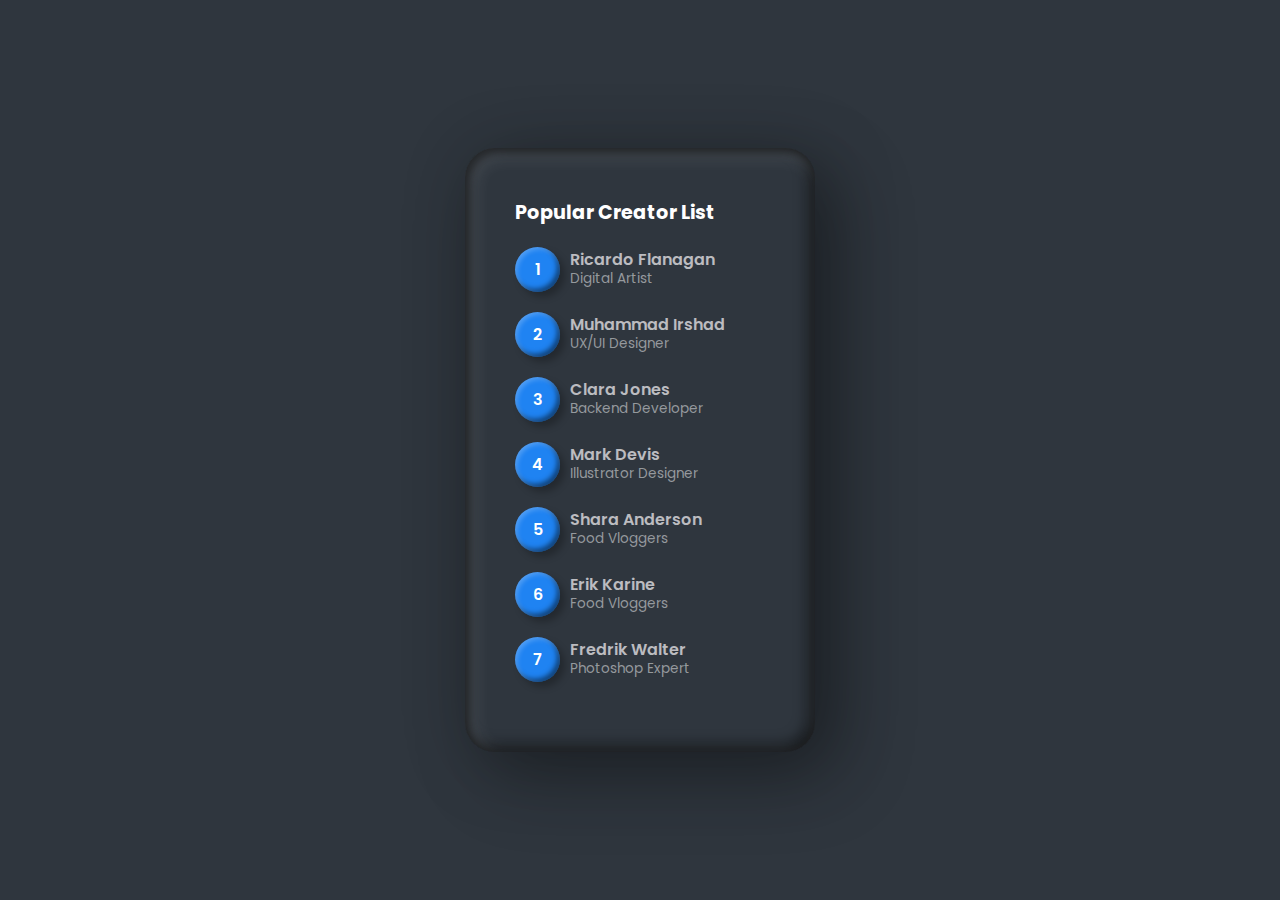
<file: OT-CSS-3-ListHoverEffects/index.html>
<!DOCTYPE html>
<html lang="en">

<head>
    <meta charset="UTF-8">
    <title>CSS Hover Effects</title>
    <link rel="stylesheet" type="text/css" href="style.css">
</head>

<body>
    <div class="container">
        <h3>Popular Creator List</h3>
        <div class="list">
            <div class="rank"><span>1</span></div>
            <div class="creator">
                <h4>Ricardo Flanagan</h4>
                <p>Digital Artist</p>
            </div>
        </div>

        <div class="list">
            <div class="rank"><span>2</span></div>
            <div class="creator">
                <h4>Muhammad Irshad</h4>
                <p>UX/UI Designer</p>
            </div>
        </div>

        <div class="list">
            <div class="rank"><span>3</span></div>
            <div class="creator">
                <h4>Clara Jones</h4>
                <p>Backend Developer</p>
            </div>
        </div>

        <div class="list">
            <div class="rank"><span>4</span></div>
            <div class="creator">
                <h4>Mark Devis</h4>
                <p>Illustrator Designer</p>
            </div>
        </div>

        <div class="list">
            <div class="rank"><span>5</span></div>
            <div class="creator">
                <h4>Shara Anderson</h4>
                <p>Food Vloggers</p>
            </div>
        </div>

        <div class="list">
            <div class="rank"><span>6</span></div>
            <div class="creator">
                <h4>Erik Karine</h4>
                <p>Food Vloggers</p>
            </div>
        </div>

        <div class="list">
            <div class="rank"><span>7</span></div>
            <div class="creator">
                <h4>Fredrik Walter</h4>
                <p>Photoshop Expert</p>
            </div>
        </div>
    </div>
</body>

</html>
</file>
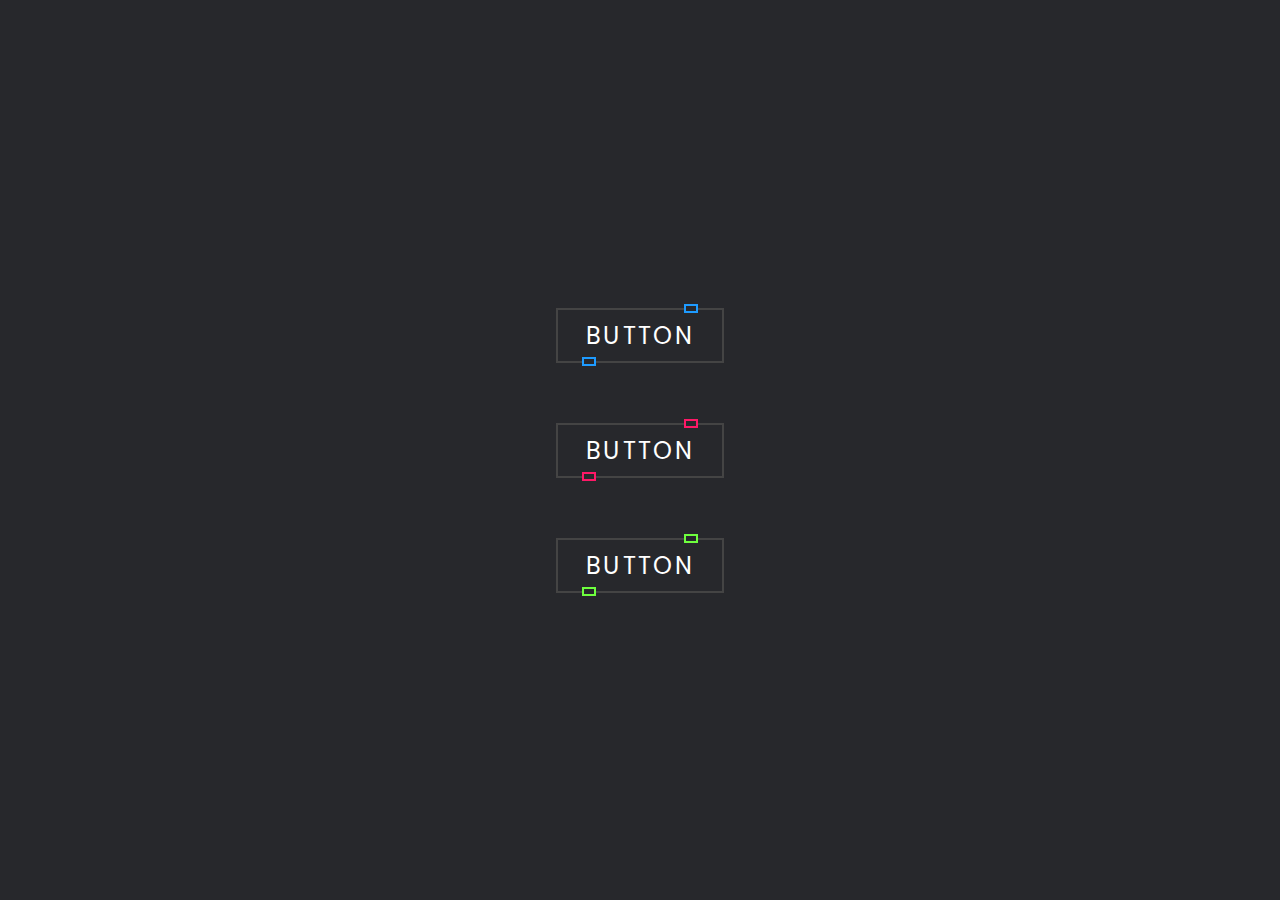
<file: OT-CSS-button-animation/index.html>
<!DOCTYPE html>
<html lang="en">

<head>
    <meta charset="UTF-8">
    <title>CSS Button Effects</title>
    <link rel="stylesheet" type="text/css" href="style.css">
</head>

<body>
 <a href="#" style="--clr:#1e9bff"><span>Button</span><i></i></a>
 <a href="#" style="--clr:#ff1867"><span>Button</span><i></i></a>
 <a href="#" style="--clr:#6eff3e"><span>Button</span><i></i></a>
</body>

</html>
</file>
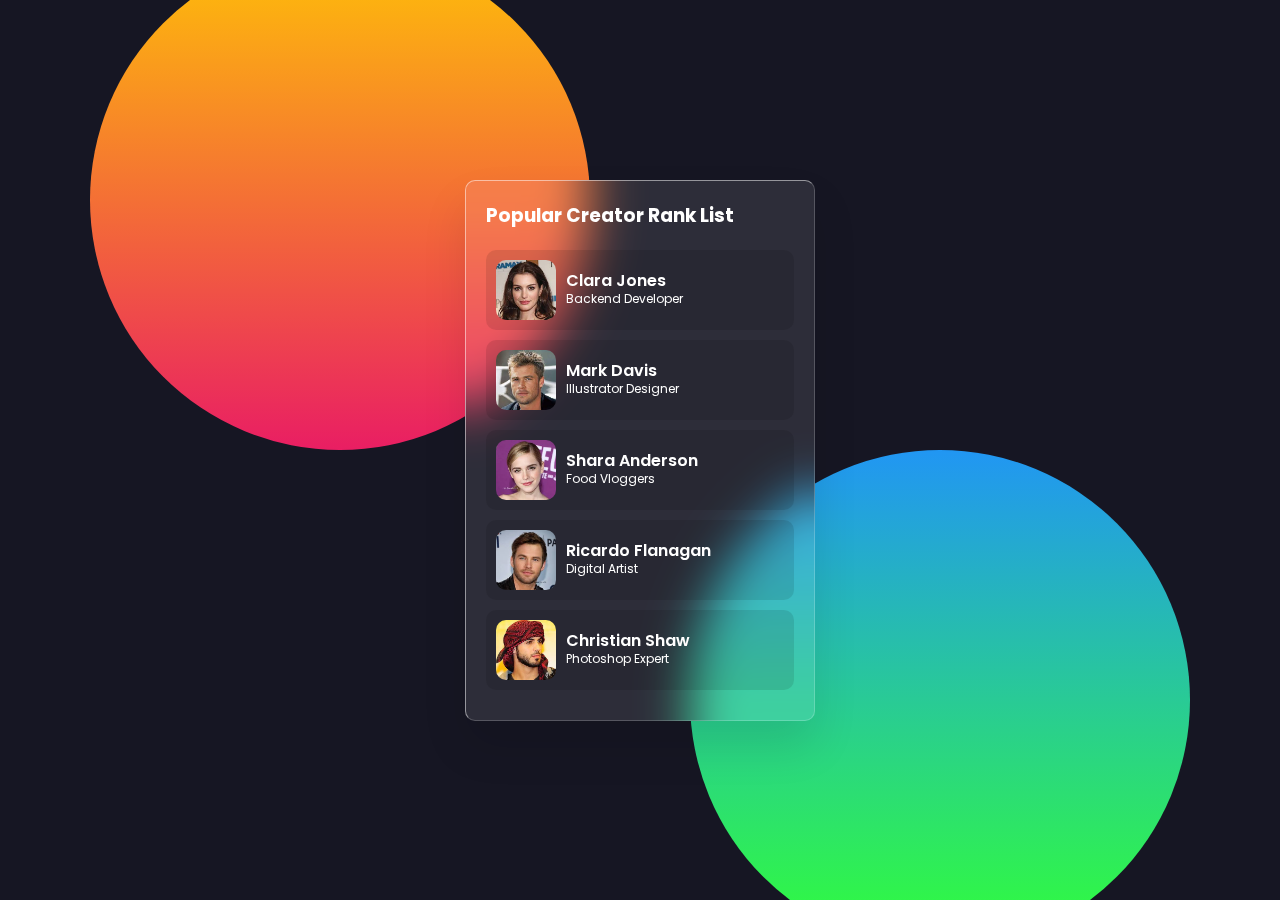
<file: OT-CSS-List-effects-glassEffect/index.html>
<!DOCTYPE html>
<html lang="en">

<head>
    <meta charset="UTF-8">
    <title>Creator LIst Hover Effect</title>
    <link rel="stylesheet" href="style.css">
</head>

<body>
    <section>
        <div class="box">
            <h3>Popular Creator Rank List</h3>
            <div class="list">
                <div class="imgBx">
                    <img src="images/index.jpeg" alt="">
                </div>
                <div class="content">
                    <h2 class="rank"><small>#</small>1</h2>
                    <h4>Clara Jones</h4>
                    <p>Backend Developer</p>
                </div>
            </div>
            <div class="list">
                <div class="imgBx">
                    <img src="images/index2.jpeg" alt="">
                </div>
                <div class="content">
                    <h2 class="rank"><small>#</small>2</h2>
                    <h4>Mark Davis</h4>
                    <p>Illustrator Designer</p>
                </div>
            </div>
            <div class="list">
                <div class="imgBx">
                    <img src="images/index1.jpeg" alt="">
                </div>
                <div class="content">
                    <h2 class="rank"><small>#</small>3</h2>
                    <h4>Shara Anderson</h4>
                    <p>Food Vloggers</p>
                </div>
            </div>
            <div class="list">
                <div class="imgBx">
                    <img src="images/index3.jpeg" alt="">
                </div>
                <div class="content">
                    <h2 class="rank"><small>#</small>4</h2>
                    <h4>Ricardo Flanagan</h4>
                    <p>Digital Artist</p>
                </div>
            </div>

            <div class="list">
                <div class="imgBx">
                    <img src="images/index4.jpeg" alt="">
                </div>
                <div class="content">
                    <h2 class="rank"><small>#</small>5</h2>
                    <h4>Christian Shaw</h4>
                    <p>Photoshop Expert</p>
                </div>
            </div>
        </div>
    </section>

</body>

</html>
</file>
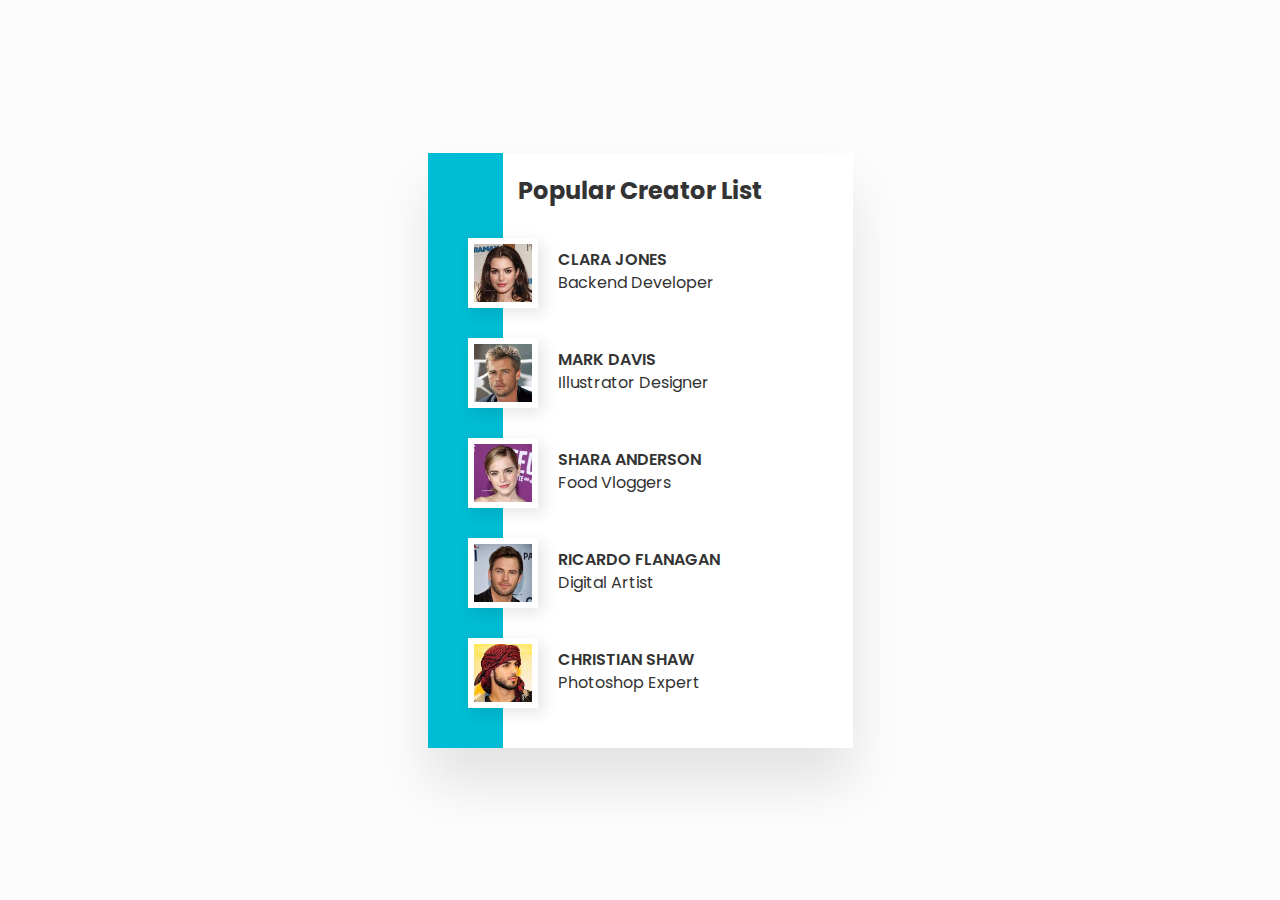
<file: OT-CSS-List-effects/index.html>
<!DOCTYPE html>
<html lang="en">

<head>
    <meta charset="UTF-8">
    <title>Creator LIst Hover Effect</title>
    <link rel="stylesheet" href="style.css">
</head>

<body>
    <section>
        <div class="box">
            <h3>Popular Creator List</h3>
            <div class="list">
                <div class="imgBx">
                    <img src="images/index.jpeg" alt="">
                </div>
                <div class="content">
                    <h2 class="rank"><small>#</small>1</h2>
                    <h4>Clara Jones</h4>
                    <p>Backend Developer</p>
                </div>
            </div>
            <div class="list">
                <div class="imgBx">
                    <img src="images/index2.jpeg" alt="">
                </div>
                <div class="content">
                    <h2 class="rank"><small>#</small>2</h2>
                    <h4>Mark Davis</h4>
                    <p>Illustrator Designer</p>
                </div>
            </div>
            <div class="list">
                <div class="imgBx">
                    <img src="images/index1.jpeg" alt="">
                </div>
                <div class="content">
                    <h2 class="rank"><small>#</small>3</h2>
                    <h4>Shara Anderson</h4>
                    <p>Food Vloggers</p>
                </div>
            </div>
            <div class="list">
                <div class="imgBx">
                    <img src="images/index3.jpeg" alt="">
                </div>
                <div class="content">
                    <h2 class="rank"><small>#</small>4</h2>
                    <h4>Ricardo Flanagan</h4>
                    <p>Digital Artist</p>
                </div>
            </div>

            <div class="list">
                <div class="imgBx">
                    <img src="images/index4.jpeg" alt="">
                </div>
                <div class="content">
                    <h2 class="rank"><small>#</small>5</h2>
                    <h4>Christian Shaw</h4>
                    <p>Photoshop Expert</p>
                </div>
            </div>
        </div>

    </section>

</body>

</html>
</file>
<file: OT-CSS-3-ListHoverEffects/style.css>
@import url('https://fonts.googleapis.com/css?family=Poppins:200,300,400,500,600,700,900&display=swap');

*
{
    margin: 0;
    padding: 0;
    box-sizing: border-box;
    font-family: 'Poppins', sans-serif;
}

body
{  
  display: flex;
  justify-content: center;
  align-items: center;
  min-height: 100vh;
  background: #2f363e;
}

.container
{
    position: relative;
    width: 350px;
    min-height: 500px;
    background: #2f363e;
    border-radius: 30px;
    padding: 50px;
    box-shadow: 25px 25px 75px rgba(0, 0, 0, 0.25),
    10px 10px 70px rgba(0, 0, 0, 0.25),
    inset 5px 5px 10px rgba(0, 0, 0, 0.5),
    inset 5px 5px 20px rgba(255, 255, 255, 0.2),
    inset -5px -5px 15px rgba(0, 0, 0, 0.75);
}

.container h3
{
    color: #fff;
    font-weight: 700;
    font-size: 1.2em;
}

.container .list
{
    position: relative;
    display: flex;
    align-items: center;    
    margin: 20px 0;
    cursor: pointer;
}

.container .list .rank
{
    position: relative;
    min-width: 45px;
    height: 45px;
    /* background: #fff; */
    display: flex;
    justify-content: center;
    align-items: center;
    border-radius: 50%;
    margin-right: 10px;
}

.container .list .rank::before
{   
    content: '';
    position: absolute;
    width: 30px;
    height: 30px;    
    background-color: #2f363e;
    border-radius: 50%;
    transform: scale(0);
    transition: .5s;
}

.container .list:hover .rank::before
{
    transform: scale(1);
}

.container .list .rank span
{
    position: relative;
    font-weight: 600;
    font-size: 1em;
    transition: .5s;
    color: #fff;
}

.container .list:hover .rank span
{   
    color: #fff;
}

.container .list::before
{
    content: '';
    position: absolute;
    width: 45px;
    height: 45px;
    background: #1f83f2;
    border-radius: 22.5px;
    box-shadow: 5px 5px 7px rgba(0, 0, 0, 0.25),
    inset 2px 2px 5px rgba(255, 255, 255, 0.25),
    inset -3px -3px 5px rgba(0, 0, 0, 0.5);
    transition: 0.5s;

}

.container .list:hover::before
{
  width: 100%;
}

.container .list .creator
{
    position: relative;
    line-height: 1.15em;
}

.container .list .creator h4
{
    font-weight: 600;
    color: #bcbcc0;
    transition: 0.5s;
}

.container .list .creator p
{
    font-weight: 400;
    color: #95999d;
    font-size: 0.85em;
    transition: 0.5s;
}

.container .list:hover .creator h4,
.container .list:hover .creator p
{
    color: #fff;
}
</file>
<file: OT-CSS-button-animation/style.css>
@import url('https://fonts.googleapis.com/css?family=Poppins:200,300,400,500,600,700,900&display=swap');

*
{
    margin: 0;
    padding: 0;
    box-sizing: border-box;
    font-family: 'Poppins', sans-serif;
}

body
{  
  display: flex;
  justify-content: center;
  flex-direction: column;
  gap: 60px;
  align-items: center;
  min-height: 100vh;
  background: #27282c;
}

a
{
    position: relative;
    background: #444;
    font-size: 1.5em;
    color: #fff;
    text-decoration: none;
    text-transform: uppercase;
    letter-spacing: .1em;
    padding: 10px 30px;
    transition: .5s;
}

a:hover
{
    letter-spacing: .25em;
    background: var(--clr);
    color: var(--clr);
    box-shadow: 0 0 35px var(--clr);
}

a::before
{
    content: '';
    position: absolute;
    inset: 2px;
    background: #27282c;
}


a span
{
    position: relative;
}

a i
{
    position: absolute; 
    inset:0;
    display: block;
}

a i::before
{
    content: '';
    position: absolute;
    border: 2px solid var(--clr);
    width: 10px;
    height: 5px;
    transform: translateX(-50%);
    left:80%;
    top: -3.5px;
    background: #27282c;
    transition: .5s;
}

a:hover i::before
{
    width: 20px;
    left: 20%;
}

a i::after
{
    content: '';
    position: absolute;
    border: 2px solid var(--clr);
    width: 10px;
    height: 5px;
    left:20%;
    bottom: -3.5px;
    transform: translateX(-50%);
    background: #27282c;
    transition: .5s;
}

a:hover i::after
{
    width: 20px;
    left: 80%;
}
</file>
<file: OT-CSS-List-effects-glassEffect/style.css>
@import url('https://fonts.googleapis.com/css?family=Poppins:200,300,400,500,600,700,900&display=swap');

*
{
    margin: 0;
    padding: 0;
    box-sizing: border-box;
    font-family: 'Poppins', sans-serif;
}

section
{
    position: relative;
    background: #161623;
    min-height: 100vh;
    overflow: hidden;
    display: flex;
    justify-content: center;
    align-items: center;
}

section::before
{
    content: '';
    position: absolute;
    width: 500px;
    height: 500px;
    background: linear-gradient(#ffc107, #e91e63);
    border-radius: 50%;
    transform: translate(-300px, -250px);
}

section::after
{
    content: '';
    position: absolute;
    width: 500px;
    height: 500px;
    background: linear-gradient(#2196f3, #31ff38);
    border-radius: 50%;
    transform: translate(300px, 250px);
}

.box
{
  position: relative;
  min-width: 350px;
  min-height: 400px;
  background: rgba(255, 255, 255, 0.1);
  box-shadow: 0 25px 45px rgba(0, 0, 0, 0.1);
  border: 1px solid rgba(255, 255, 255, 0.5);
  border-right: 1px solid rgba(255, 255, 255, 0.2);
  border-bottom: 1px solid rgba(255, 255, 255, 0.2);
  border-radius: 10px;
  z-index: 100;
  backdrop-filter: blur(25px);
  padding: 20px;

}


.box h3
{
    color: #fff;
    margin-bottom: 20px;
}

.box .list
{
    position: relative;
    display: flex;
    padding: 10px;
    background: rgba(0, 0, 0, 0.1);
    margin: 10px 0;
    border-radius: 10px;
    cursor: pointer;
    transition: 0.5s;
    overflow: hidden;
}

.box .list:hover
{
 background: #fff;
 box-shadow: -15px 30px 50px rgba(0, 0, 0, 0.5);
 transform: scale(1.15) translate(30px,-15px);
 z-index: 1000;
}

.box .list .imgBx
{
    position: relative;
    width: 60px;
    height: 60px;
    border-radius: 10px;
    overflow: hidden;
    margin-right: 10px;
}

.box .list .imgBx img
{
   position: absolute;
   top: 0;
   left: 0;
   width: 100%;
   height: 100%;
   object-fit: cover;
}

.box .list .content
{
    display: flex;
    flex-direction: column;
    justify-content: center;
    color:#fff;
}


.box .list .content .rank
{
    position: absolute;
    right: -50px;
    color: #03a9f4;
    font-size: 2em;
    transition: .5s;
}

.box .list .content .rank small
{
    font-weight: 500;
    opacity: 0.25;
}

.box .list .content h4
{
    line-height: 1.2em;
    font-weight: 600;
    transition: 0.5s;
}

.box .list .content p
{
    font-size: .75em;    
    transition: 0.5s;
}

.box .list:hover .content .rank
{
  right: 20px;
}

.box .list:hover .content h4,
.box .list:hover .content p
{
    color: #333;
}
</file>
<file: OT-CSS-List-effects/style.css>
@import url('https://fonts.googleapis.com/css?family=Poppins:200,300,400,500,600,700,900&display=swap');

*
{
    margin: 0;
    padding: 0;
    box-sizing: border-box;
    font-family: 'Poppins', sans-serif;
}

body
{
    display: flex;   
    justify-content: center;
    align-items: center;
    min-height: 100vh;
    background: #fcfcfc;
    
}

.box 
{
    position: relative;
    min-width: 425px;
    background: #00bcd4;
    padding: 20px;
    box-shadow: 0 35px 50px rgba(0, 0, 0, 0.1);
}

.box::before
{
  content: '';
  position: absolute;
  top: 0;
  right: 0;
  width: calc(100% - 75px);
  height: 100%;
  background: #fff;
}

.box h3
{
    position: relative;
    color: #333;
    font-size: 1.5em;
    margin-bottom: 20px;
    padding-left: 70px;
}

.box .list
{
    position: relative;
    display: flex;
    align-items: center;
    padding: 10px;
    margin: 10px 0; 
    cursor: pointer;
}

.box .list::before
{
    content: '';
    position: absolute;
    width:  100%;
    height: 100%;
    background: #00bcd4;
    transition: transform .5s;
    transform: scale(0);
    transform-origin: right;
}

.box .list:hover::before
{
    transition: transform .5s;
    transform: scale(1);
    transform-origin: left;
}

.box .list .imgBx
{
    position: relative;
    min-width: 70px;
    height: 70px;
    background: #fff;
    border: 6px solid #fff;
    overflow: hidden;
    box-shadow: 5px 5px 15px rgba(0, 0, 0, 0.1);
    margin-right: 20px;
    margin-left: 10px;
}

.box .list .imgBx img
{
    position: absolute;
    top: 0;
    left: 0;
    width: 100%;
    object-fit: cover;

}

.box .list .content
{
    position: relative;
    display: flex;
    flex-direction: column;
    justify-content: center;
    width: 100%;
    color: #333;
}

.box .list .content .rank
{
   position: absolute;
   right: 0;
   font-size: 2em;
   color: #fff;
   transform: scale(0);
   transition: .5s;
}

.box .list:hover .content .rank
{
    transform: scale(1);
}

.box .list .content .rank small
{
    font-weight: 500;
    opacity: 0.25;
}

.box .list .content h4
{
    font-weight: 600;
    line-height: 1.2em;
    text-transform: uppercase;
    transition: .5s
}

.box .list .content p
{
    opacity: .85s;
    transition: .5s
}

.box .list:hover .content h4,
.box .list:hover .content p
{
   color: #fff; 
}
</file>
